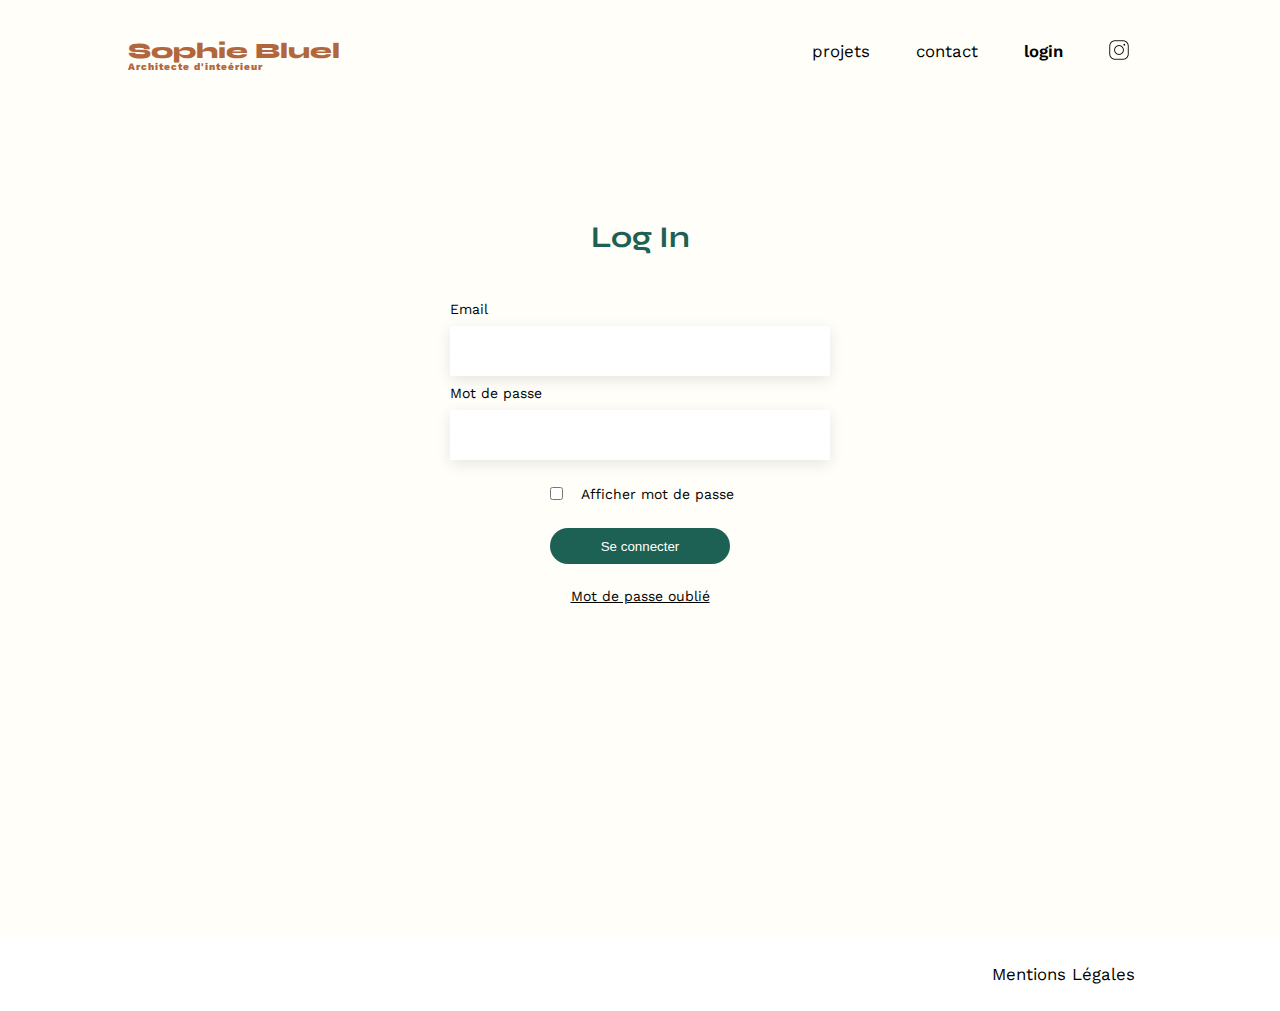
<file: FrontEnd/login.html>
<!DOCTYPE html>
<html lang="fr">
<head>
	<meta charset="UTF-8">
	<title>Sophie Bluel - Architecte d'intérieur</title>
	<meta name="viewport" content="width=device-width, initial-scale=1.0">
	<link rel="preconnect" href="https://fonts.googleapis.com">
	<link rel="preconnect" href="https://fonts.gstatic.com" crossorigin>
	<link href="https://fonts.googleapis.com/css2?family=Syne:wght@700;800&family=Work+Sans&display=swap" rel="stylesheet">
	<meta name="description" content="">
	<link rel="stylesheet" href="./assets/style.css">
</head>
<body>
<header>
	<a href="./index.html"><h1 class="login-h1">Sophie Bluel <span>Architecte d'inteérieur</span></h1></a>
	<nav>
		<ul>
			<a href=".#portfolio"><li>projets</li></a>
			<a href=".#contact"><li>contact</li></a>
			<li class="active">login</li>
			<li><img src="./assets/icons/instagram.png" alt="Instagram"></li>
		</ul>
	</nav>
</header>
<main>
    <section id="login">
		<h2>Log In</h2>
		<form id="login-form">
		  <label for="email">Email</label>
		  <input type="email" name="email" id="email">
		  <label for="password">Mot de passe</label>
		  <input type="password" name="mot de passe" id="password"></input><br>
		  <div class="showMdp">
			<input type="checkbox" id="showMdp">
			<label for="showMdp">Afficher mot de passe</label>
		  </div>
		  <div id="error-container"></div>
		  <button type="submit" class="connexion" id="btnConnexion">Se connecter</button>
		  <a href="#">Mot de passe oublié</a>
		</form>
	  </section>
	  
</main>
<footer>
	<nav>
		<ul>
			<li>Mentions Légales</li>
		</ul>
	</nav>
</footer>
<script src="./assets/login.js"></script>
</body>
</html>
</file>
<file: FrontEnd/assets/style.css>
/* http://meyerweb.com/eric/tools/css/reset/
   v2.0 | 20110126
   License: none (public domain)
*/
* {
	box-sizing: border-box;
}
html, body, div, span, applet, object, iframe,
h1, h2, h3, h4, h5, h6, p, blockquote, pre,
a, abbr, acronym, address, big, cite, code,
del, dfn, em, img, ins, kbd, q, s, samp,
small, strike, strong, sub, sup, tt, var,
b, u, i, center,
dl, dt, dd, ol, ul, li,
fieldset, form, label, legend,
table, caption, tbody, tfoot, thead, tr, th, td,
article, aside, canvas, details, embed,
figure, figcaption, footer, header, hgroup,
menu, nav, output, ruby, section, summary,
time, mark, audio, video {
	margin: 0;
	padding: 0;
	border: 0;
	font-size: 100%;
	font: inherit;
	vertical-align: baseline;
}
/* HTML5 display-role reset for older browsers */
article, aside, details, figcaption, figure,
footer, header, hgroup, menu, nav, section {
	display: block;
}
body {
	line-height: 1;
	background: #FFFEF8;
	height: 100%;
}
ol, ul {
	list-style: none;
}
blockquote, q {
	quotes: none;
}
blockquote:before, blockquote:after,
q:before, q:after {
	content: '';
	content: none;
}
table {
	border-collapse: collapse;
	border-spacing: 0;
}
/** end reset css**/
body {
	/* max-width: 1140px; */
	/* margin:auto; */
	font-family: 'Work Sans' ;
	font-size: 14px;
}
.edition {
	display: flex;
	flex-direction: row;
	align-items: center;
	justify-content: center;
	width: 100%;
	height: 59px;
	background-color: black;
	gap: 20px;
}
.edition i {
	color: white;
	font-size: 20px;
}
.edition p {
	color: white;
	font-size: 16px;
	cursor: default;
}
.edition button {
	width: 216px;
	height: 38px;
	font-weight: bold;
	background-color: white;
	border-radius: 60px;
	border: none;
	cursor: pointer;
}
header {
	display: flex;
	justify-content: space-between;
	margin: 40px auto 100px auto;
	max-width: 80%;
	/* padding: 0 4.5em; */
}
section {
	margin: 50px 0
}
header a {
	text-decoration: none;
}
h1{
	display: flex;
	flex-direction: column;
	font-family: 'Syne';
	font-size: 22px;
	font-weight: 800;
	color: #B1663C;
	cursor: default;
}
.login-h1 {
	cursor: pointer;
}
h1 > span {
	font-family: 'Work Sans';
	font-size:10px;
	letter-spacing: 0.1em;
;
}
main {
	max-width: 1140px;
	margin: auto;
}
h2{
	font-family: 'Syne';
	font-weight: 700;
	font-size: 30px;
	color: #1D6154
}
nav ul {
	display: flex;
	align-items: center;
	list-style-type: none;
	cursor: pointer;
}
nav a {
text-decoration: none;
color: black;
}
nav li {
	padding: 0 23px;
	font-size: 1.2em;
}
.active {
	font-weight: 600;
}
nav li img {
	width: 20px;
	height: 20px;
}
li:hover {
	color: #B1663C;
}
#introduction {
	display: flex;
	align-items: center;
}
#introduction figure {
	flex: 1.5
}
#introduction img {
	display: block;
	margin: auto auto 15px 0;
	width: 85%;
}
#introduction article {
	flex: 1;
	cursor: default;
	margin-bottom: 60px;
}
#introduction a {
	cursor: pointer;
}
#introduction h2 {
	margin-bottom: 1em;
	margin-top: 1em;
}
#introduction p {
	width: 404px;
	margin-bottom: 1.5em;
	line-height: 16px;
	font-weight: 400;
	font-size: 14px;
	vertical-align: top;
}
#portfolio {
	margin-top: 120px;
}
#portfolio .modif-projets {
	display: flex;
	flex-direction: row;
	justify-content: center;
}
#portfolio h2 {
	cursor: default;
	text-align: center;
	margin-bottom: 1em;
}
#portfolio .modif {
	padding: 8px 0 0 48px;
}
#portfolio a {
	cursor: pointer;
	text-decoration: none;
}

/* Button */
#filter-container {
	margin-bottom: 3em;
	display: flex;
	justify-content: center;
	gap: 10px;
}
#filter-container button {
	min-width: 100px;
	font-family: 'Syne';
	font-style: normal;
	font-weight: 700;
	font-size: 16px;
	line-height: 19px;
	border-radius: 60px;
	color: #1D6154;
	height: 37px;
	border: 1px solid #1D6154;
	cursor: pointer;
}
#filter-container button.active{
    background-color: #1D6154;
    color: white;
}
.gallery {
	width: 100%;
	display: grid;
	grid-template-columns: 1fr 1fr 1fr;
	grid-column-gap: 20px;
	grid-row-gap: 20px;
}
.gallery figure {
	cursor: pointer;
}
.gallery img {
	width: 100%;
	height: 480px;
	margin-bottom: 5px;
}
#contact {
	width: 50%;
	margin: auto;
}
#contact > * {
	text-align: center;
	cursor: default;
}
#contact h2{
	margin-bottom: 20px;
}
#contact form {
	text-align: left;
	margin-top:30px;
	display: flex;
	flex-direction: column;
}

#contact input {
	height: 50px;
	font-size: 1.2em;
	border: none;
	box-shadow: 0px 4px 14px rgba(0, 0, 0, 0.09);
}
#contact label {
	margin: 2em 0 1em 0;
}
#contact textarea {
	border: none;
	box-shadow: 0px 4px 14px rgba(0, 0, 0, 0.09);
}
input[type="submit"]{
	font-family: 'Syne';
	font-weight: 700;
	color: white;
	background-color: #1D6154;
	margin : 2em auto ;
	width: 180px;
	text-align: center;
	border-radius: 60px ;
	cursor: pointer;
}
footer nav ul {
	display: flex;
	justify-content: flex-end;
	padding: 2em 0;
	cursor: default;
	background-color: white;
	width: 100%;
}

footer nav ul li {
	cursor: pointer;
	margin-right: 9.5%;
}

/* ------------------------ */
/* LogIn */
#login h2{
	text-align: center;
	margin: 150px 0 50px 0;
}
#login form{
	display: flex;
	flex-direction: column;
	justify-content: center;
}
#login label:not(.showMdp label) {
	margin: 0 380px;
}
#login input:not(.showMdp input) {
	width: 380px;
	height: 50px;
	margin: 10px auto 10px auto;
	border: none;
	box-shadow: 0px 4px 14px rgba(0, 0, 0, 0.1);
  }
.showMdp {
	display: flex;
	flex-direction: row;
	justify-content: center;
	margin-bottom: 25px;
	gap: 15px;
	align-items: center;
}
.connexion {
	width: 180px;
	height: 36px;
	margin: 0 auto;
	color: white;
	background: #1D6154;
	border: none;
	border-radius: 60px;
	cursor: pointer;
}

#login a {
	text-align: center;
	color: black;
	margin: 25px auto 25% auto;
}

/* ------------------------ */
/* Modal */
.js-modal {
	color: black;
}
.modal {
	position: fixed;
	display: flex;
	align-items: center;
	justify-content: center;
	top: 0;
	left: 0;
	width: 100%;
	height: 100%;
	background: rgba(0, 0, 0, 0.4);
}
.modal-content {
	overflow: auto;
	width: 730px;
	max-width: calc(100vw - 20px);
	height: 820px;
	max-height: calc(100vh - 20px);
	padding: 30px;
	background-color: white;
	border-radius: 10px;
}
.retourandclose {
	display: flex;
	justify-content: space-between;
}
.js-modal-retour {
	border: none;
	background-color: white;
}
.js-modal-retour i {
	cursor: pointer;
}
.js-modal-close {
	float: right;
	border: none;
	background-color: white;
}
.js-modal-close i {
	cursor: pointer;
}
.title-modal {
	text-align: center;
	font-size: 26px;
	margin-top: 20px;
	cursor: default;
}
.gallery-modal {
	width: 100%;
	display: grid;
	grid-template-columns: 1fr 1fr 1fr 1fr 1fr;
	grid-column-gap: 8px;
	grid-row-gap: 12px;
	padding: 50px 100px;
}
.gallery-modal figure {
	position: relative;
}
.gallery-modal img {
	width: 100%;
	height: 127px;
	object-fit: cover;
}
.gallery-modal i {
	display: flex;
	align-items: center;
	justify-content: center;
	background: black;
	width: 20px;
	height: 20px;
	position: absolute;
	top: 5px;
	right: 5px;
	color: white;
	border-radius: 2px;
	cursor: pointer;
}
hr {
	width: 73%;
}
.ajt-photo {
	width: 100%;
	display: flex;
	flex-direction: column;
	align-items: center;
	justify-content: center;
	gap: 25px;
	margin-top: 35px;
}
.modal-content a {
	display: flex;
	align-items: center;
	justify-content: center;
	width: 237px;
	height: 35px;
	background: #1D6154;
	color: white;
	border-radius: 60px;
	font-family: 'Syne';
	font-weight: 700;
	font-size: 14px;
}
.modal-content p {
	display: flex;
	align-items: center;
	justify-content: center;
	width: 150px;
	color: #D65353;
	cursor: pointer;
}
  
.delete-icon {
	position: absolute;
	top: 10px;
	right: 10px;
	color: red;
}


.modal-content-add {
	overflow: auto;
	width: 730px;
	max-width: calc(100vw - 20px);
	height: 780px;
	max-height: calc(100vh - 20px);
	padding: 30px;
	background-color: white;
	border-radius: 10px;
}
  
.add-img {
	position: relative;
	width: 500px;
	min-height: 169px;
	display: flex;
	justify-content: center;
	flex-direction: column;
	background-color: #E8F1F7;
	margin: 50px auto 10px auto;
	align-items: center;
}
  
.icon-image {
	font-size: 75px;
	margin: auto;
	color: #B9C5CC;
	padding: 25px 0;
}
  
.add-img label {
	width: 173px;
	height: 36px;
	display: flex;
	justify-content: center;
	align-items: center;
	border: none;
	border-radius: 50px;
	background: #CBD6DC;
	margin-bottom: 13px;
	cursor: pointer;
	color: #306685;
	font-weight: bold;
}
  
.add-img p {
	color: black;
	text-align: center;
	width: 100%;
	margin-bottom: 25px;
	cursor: default;
}
.paragraph-error {
	text-align: center;
	margin: 15px 0 10px 0;
}
  
.add-img-form {
	display: flex;
	flex-direction: column;
	width: 500px;
	margin: 30px auto 0 auto;
}
  
.add-img-form label {
	font-size: 14px;
	font-weight: bold;
	margin-bottom: 13px;
}
  
.add-img-form input {
	margin-bottom: 34px;
	height: 51px;
	box-shadow: 0px 4px 14px rgba(0, 0, 0, 0.09);
	border: none;
}
  
.add-img-form select {
	margin-bottom: 50px;
	height: 51px;
	box-shadow: 0px 4px 14px rgba(0, 0, 0, 0.09);
	border: none;
	cursor: pointer;
}

.photo-preview {
	width: 190px;
	height: 212.93px;
}
  
.photo-preview img {
	object-fit: cover;
}
  
.hidden {
	display: none; /* Ajout de la classe hidden pour masquer les éléments */
}

.valid {
	margin: 35px auto auto;
	width: 237px;
	height: 36px;
	border-radius: 60px;
	background-color: #A7A7A7;
	border: none;
	color: white;
	display: flex;
	justify-content: center;
	align-items: center;
	cursor: not-allowed;
}
.button-active {
	background-color: #1D6154;
	cursor: pointer;
  }
</file>
